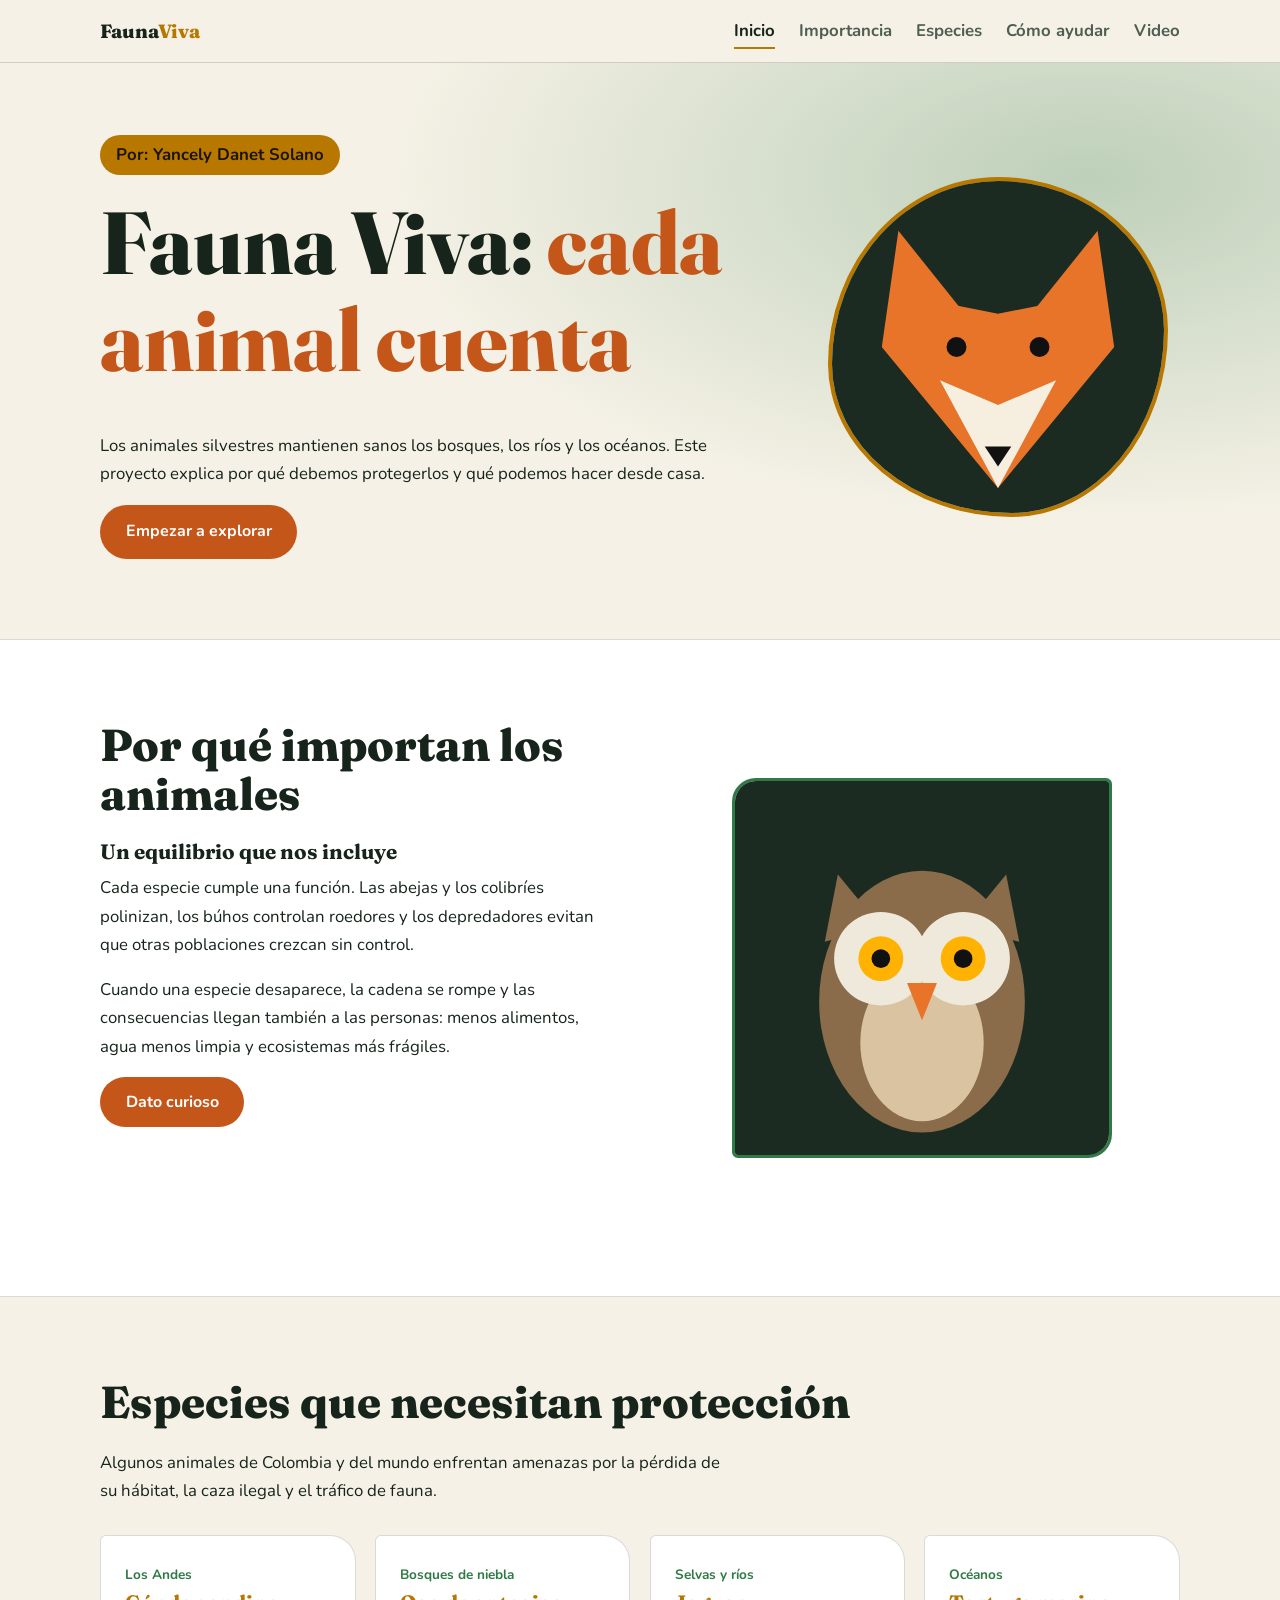
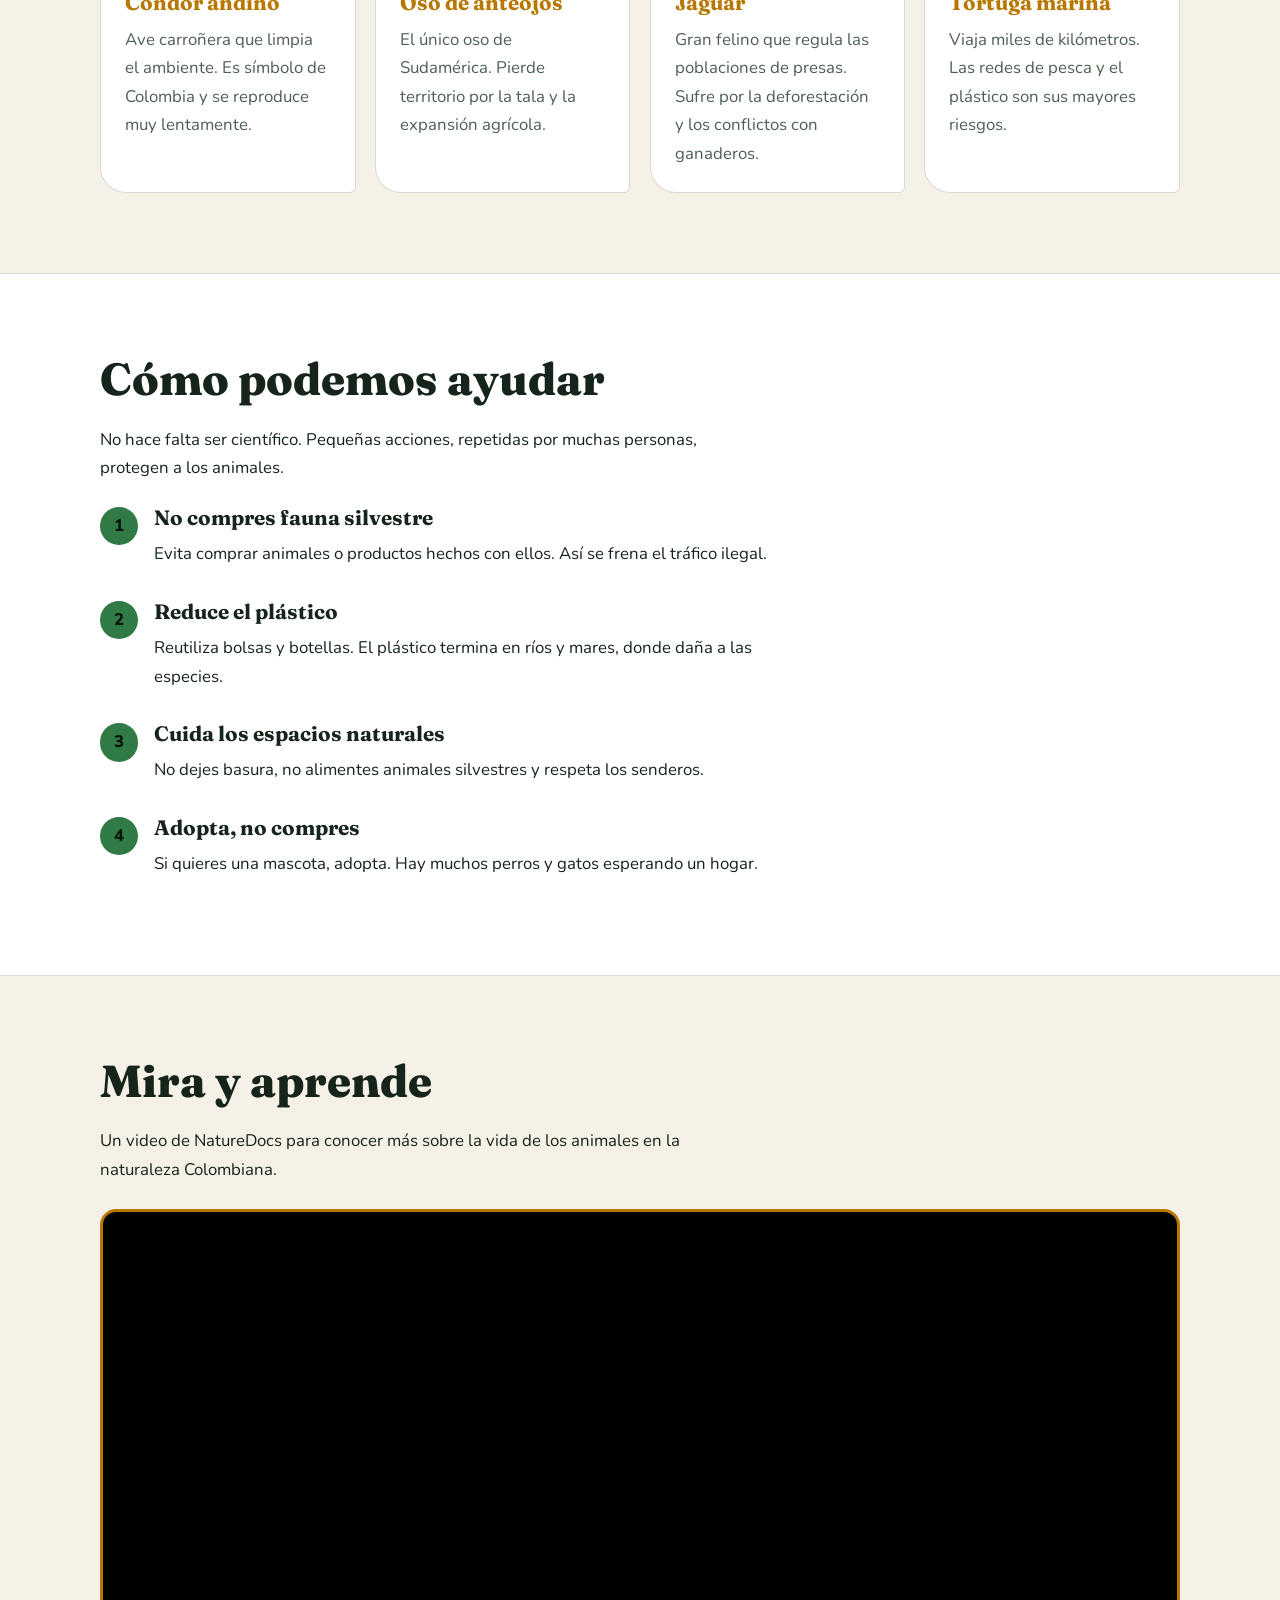
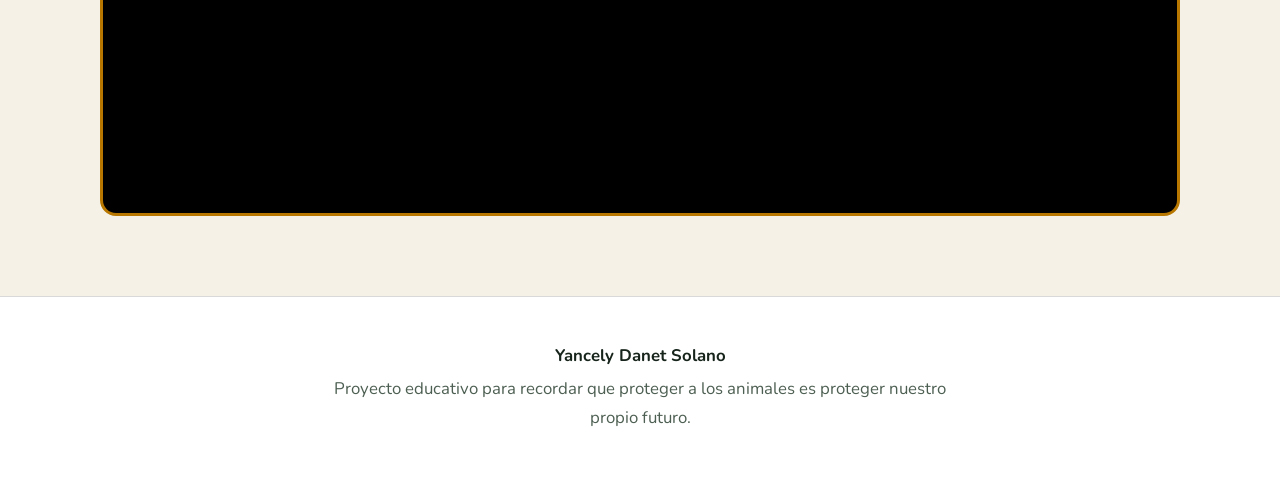
<file: index.html>
<!DOCTYPE html>
<html lang="es">

<head>
  <meta charset="utf-8">
  <meta name="viewport" content="width=device-width, initial-scale=1, viewport-fit=cover">
  <title>Fauna Viva: protejamos a los animales silvestres</title>
  <meta name="description"
    content="Proyecto web sobre la protección de los animales: por qué importan, especies amenazadas y cómo podemos ayudarlas.">
  <link rel="stylesheet" href="estilos.css"> 
  <link rel="shortcut icon" href="logo.svg" type="image/x-icon">
  <link rel="preconnect" href="https://fonts.googleapis.com">
  <link rel="preconnect" href="https://fonts.gstatic.com" crossorigin>
  <link href="https://fonts.googleapis.com/css2?family=Fraunces:wght@600;800&family=Nunito:wght@400;700&display=swap"
    rel="stylesheet">
</head>

<body>
  <header class="top">
    <div class="wrap">
      <a class="brand" href="#inicio">Fauna<span>Viva</span></a>
      <button id="burger" type="button" aria-expanded="false" aria-controls="menu">Menú</button>
      <nav id="menu" aria-label="Principal">
        <ul>
          <li><a href="#inicio">Inicio</a></li>
          <li><a href="#importancia">Importancia</a></li>
          <li><a href="#especies">Especies</a></li>
          <li><a href="#ayudar">Cómo ayudar</a></li>
          <li><a href="#video">Video</a></li>
        </ul>
      </nav>
    </div>
  </header>

  <main>
    <section class="hero" id="inicio" aria-labelledby="titulo">
      <div class="wrap">
        <div>
          <span class="author">Por: Yancely Danet Solano</span>
          <h1 id="titulo">Fauna Viva: <em>cada animal cuenta</em></h1>
          <p>Los animales silvestres mantienen sanos los bosques, los ríos y los océanos. Este proyecto explica por qué
            debemos protegerlos y qué podemos hacer desde casa.</p>
          <a class="btn" href="#importancia">Empezar a explorar</a>
        </div>
        <img alt="Ilustración de un zorro de pelaje naranja" width="340" height="340"
          src="data:image/svg+xml,%3Csvg xmlns='http://www.w3.org/2000/svg' viewBox='0 0 200 200'%3E%3Crect width='200' height='200' fill='%231b2b22'/%3E%3Cpolygon points='40,30 80,80 30,100' fill='%23e8742a'/%3E%3Cpolygon points='160,30 120,80 170,100' fill='%23e8742a'/%3E%3Cpolygon points='30,100 100,185 170,100 150,70 100,80 50,70' fill='%23e8742a'/%3E%3Cpolygon points='65,120 100,185 135,120 100,135' fill='%23f6efe0'/%3E%3Ccircle cx='75' cy='100' r='6' fill='%23111'/%3E%3Ccircle cx='125' cy='100' r='6' fill='%23111'/%3E%3Cpolygon points='92,160 108,160 100,172' fill='%23111'/%3E%3C/svg%3E">
      </div>
    </section>

    <section class="alt" id="importancia" aria-labelledby="t-imp">
      <div class="wrap two">
        <div>
          <h2 id="t-imp">Por qué importan los animales</h2>
          <h3>Un equilibrio que nos incluye</h3>
          <p>Cada especie cumple una función. Las abejas y los colibríes polinizan, los búhos controlan roedores y los
            depredadores evitan que otras poblaciones crezcan sin control.</p>
          <p>Cuando una especie desaparece, la cadena se rompe y las consecuencias llegan también a las personas: menos
            alimentos, agua menos limpia y ecosistemas más frágiles.</p>
          <button class="btn" id="factBtn" type="button">Dato curioso</button>
          <p id="fact" aria-live="polite"></p>
        </div>
        <img alt="Ilustración de un búho con grandes ojos amarillos" width="380" height="380"
          src="data:image/svg+xml,%3Csvg xmlns='http://www.w3.org/2000/svg' viewBox='0 0 200 200'%3E%3Crect width='200' height='200' fill='%231b2b22'/%3E%3Cellipse cx='100' cy='118' rx='55' ry='70' fill='%238a6b4a'/%3E%3Cellipse cx='100' cy='140' rx='33' ry='42' fill='%23d9c3a0'/%3E%3Cpolygon points='55,50 78,78 48,86' fill='%238a6b4a'/%3E%3Cpolygon points='145,50 122,78 152,86' fill='%238a6b4a'/%3E%3Ccircle cx='78' cy='95' r='25' fill='%23efe9dc'/%3E%3Ccircle cx='122' cy='95' r='25' fill='%23efe9dc'/%3E%3Ccircle cx='78' cy='95' r='12' fill='%23ffb300'/%3E%3Ccircle cx='122' cy='95' r='12' fill='%23ffb300'/%3E%3Ccircle cx='78' cy='95' r='5' fill='%23111'/%3E%3Ccircle cx='122' cy='95' r='5' fill='%23111'/%3E%3Cpolygon points='92,108 108,108 100,128' fill='%23e8742a'/%3E%3C/svg%3E">
      </div>
    </section>

    <section id="especies" aria-labelledby="t-esp">
      <div class="wrap">
        <h2 id="t-esp">Especies que necesitan protección</h2>
        <p>Algunos animales de Colombia y del mundo enfrentan amenazas por la pérdida de su hábitat, la caza ilegal y el
          tráfico de fauna.</p>
        <div class="cards">
          <article class="card"><span class="tag">Los Andes</span>
            <h3>Cóndor andino</h3>
            <p>Ave carroñera que limpia el ambiente. Es símbolo de Colombia y se reproduce muy lentamente.</p>
          </article>
          <article class="card"><span class="tag">Bosques de niebla</span>
            <h3>Oso de anteojos</h3>
            <p>El único oso de Sudamérica. Pierde territorio por la tala y la expansión agrícola.</p>
          </article>
          <article class="card"><span class="tag">Selvas y ríos</span>
            <h3>Jaguar</h3>
            <p>Gran felino que regula las poblaciones de presas. Sufre por la deforestación y los conflictos con
              ganaderos.</p>
          </article>
          <article class="card"><span class="tag">Océanos</span>
            <h3>Tortuga marina</h3>
            <p>Viaja miles de kilómetros. Las redes de pesca y el plástico son sus mayores riesgos.</p>
          </article>
        </div>
      </div>
    </section>

    <section class="alt" id="ayudar" aria-labelledby="t-ayu">
      <div class="wrap">
        <h2 id="t-ayu">Cómo podemos ayudar</h2>
        <p>No hace falta ser científico. Pequeñas acciones, repetidas por muchas personas, protegen a los animales.</p>
        <ol class="steps">
          <li>
            <div>
              <h3>No compres fauna silvestre</h3>
              <p>Evita comprar animales o productos hechos con ellos. Así se frena el tráfico ilegal.</p>
            </div>
          </li>
          <li>
            <div>
              <h3>Reduce el plástico</h3>
              <p>Reutiliza bolsas y botellas. El plástico termina en ríos y mares, donde daña a las especies.</p>
            </div>
          </li>
          <li>
            <div>
              <h3>Cuida los espacios naturales</h3>
              <p>No dejes basura, no alimentes animales silvestres y respeta los senderos.</p>
            </div>
          </li>
          <li>
            <div>
              <h3>Adopta, no compres</h3>
              <p>Si quieres una mascota, adopta. Hay muchos perros y gatos esperando un hogar.</p>
            </div>
          </li>
        </ol>
      </div>
    </section>

    <section id="video" aria-labelledby="t-vid">
      <div class="wrap">
        <h2 id="t-vid">Mira y aprende</h2>
        <p>Un video de NatureDocs para conocer más sobre la vida de los animales en la naturaleza Colombiana.</p>
        <div class="video">

          <!-- <iframe src="https://www.youtube.com/embed/TeAqcNWkRb4" title="Video de NatureDocs sobre animales"
            loading="lazy" allow="accelerometer; encrypted-media; gyroscope; picture-in-picture"
            allowfullscreen></iframe> -->

          <iframe 
            width="560" 
            height="315" 
            src="https://www.youtube.com/embed/TeAqcNWkRb4?si=EwjpFdPlMnpX7Qj0&amp;controls=0" 
            title="YouTube video player" 
            frameborder="0" 
            allow="accelerometer; autoplay; clipboard-write; encrypted-media; gyroscope; picture-in-picture; web-share" 
            referrerpolicy="strict-origin-when-cross-origin" 
            allowfullscreen>
          </iframe>


        </div>
      </div>
    </section>
  </main>

  <footer>
    <div class="wrap">
      <p><strong>Yancely Danet Solano</strong></p>
      <p>Proyecto educativo para recordar que proteger a los animales es proteger nuestro propio futuro.</p>
    </div>
  </footer>

  <script>
    const burger = document.getElementById("burger"), menu = document.getElementById("menu");
    burger.addEventListener("click", () => { const o = menu.classList.toggle("open"); burger.setAttribute("aria-expanded", o) });
    menu.addEventListener("click", e => { if (e.target.tagName === "A") { menu.classList.remove("open"); burger.setAttribute("aria-expanded", "false") } });

    const links = [...menu.querySelectorAll("a")];
    const io = new IntersectionObserver(es => es.forEach(e => {
      if (e.isIntersecting) links.forEach(a => a.classList.toggle("on", a.getAttribute("href") === "#" + e.target.id));
    }), { rootMargin: "-45% 0px -50% 0px" });
    document.querySelectorAll("main section").forEach(s => io.observe(s));

    const facts = [
      "Los búhos vuelan casi sin hacer ruido gracias a sus plumas especiales.",
      "El cóndor andino puede planear horas sin aletear.",
      "Las tortugas marinas regresan a la playa donde nacieron para poner sus huevos.",
      "Un jaguar tiene una de las mordidas más fuertes entre los felinos.",
      "El oso de anteojos recibe su nombre por las manchas claras alrededor de sus ojos."];
    let n = -1;
    document.getElementById("factBtn").addEventListener("click", () => {
      let i; do { i = Math.floor(Math.random() * facts.length) } while (i === n);
      n = i; document.getElementById("fact").textContent = facts[i];
    });
  </script>
</body>

</html>
</file>
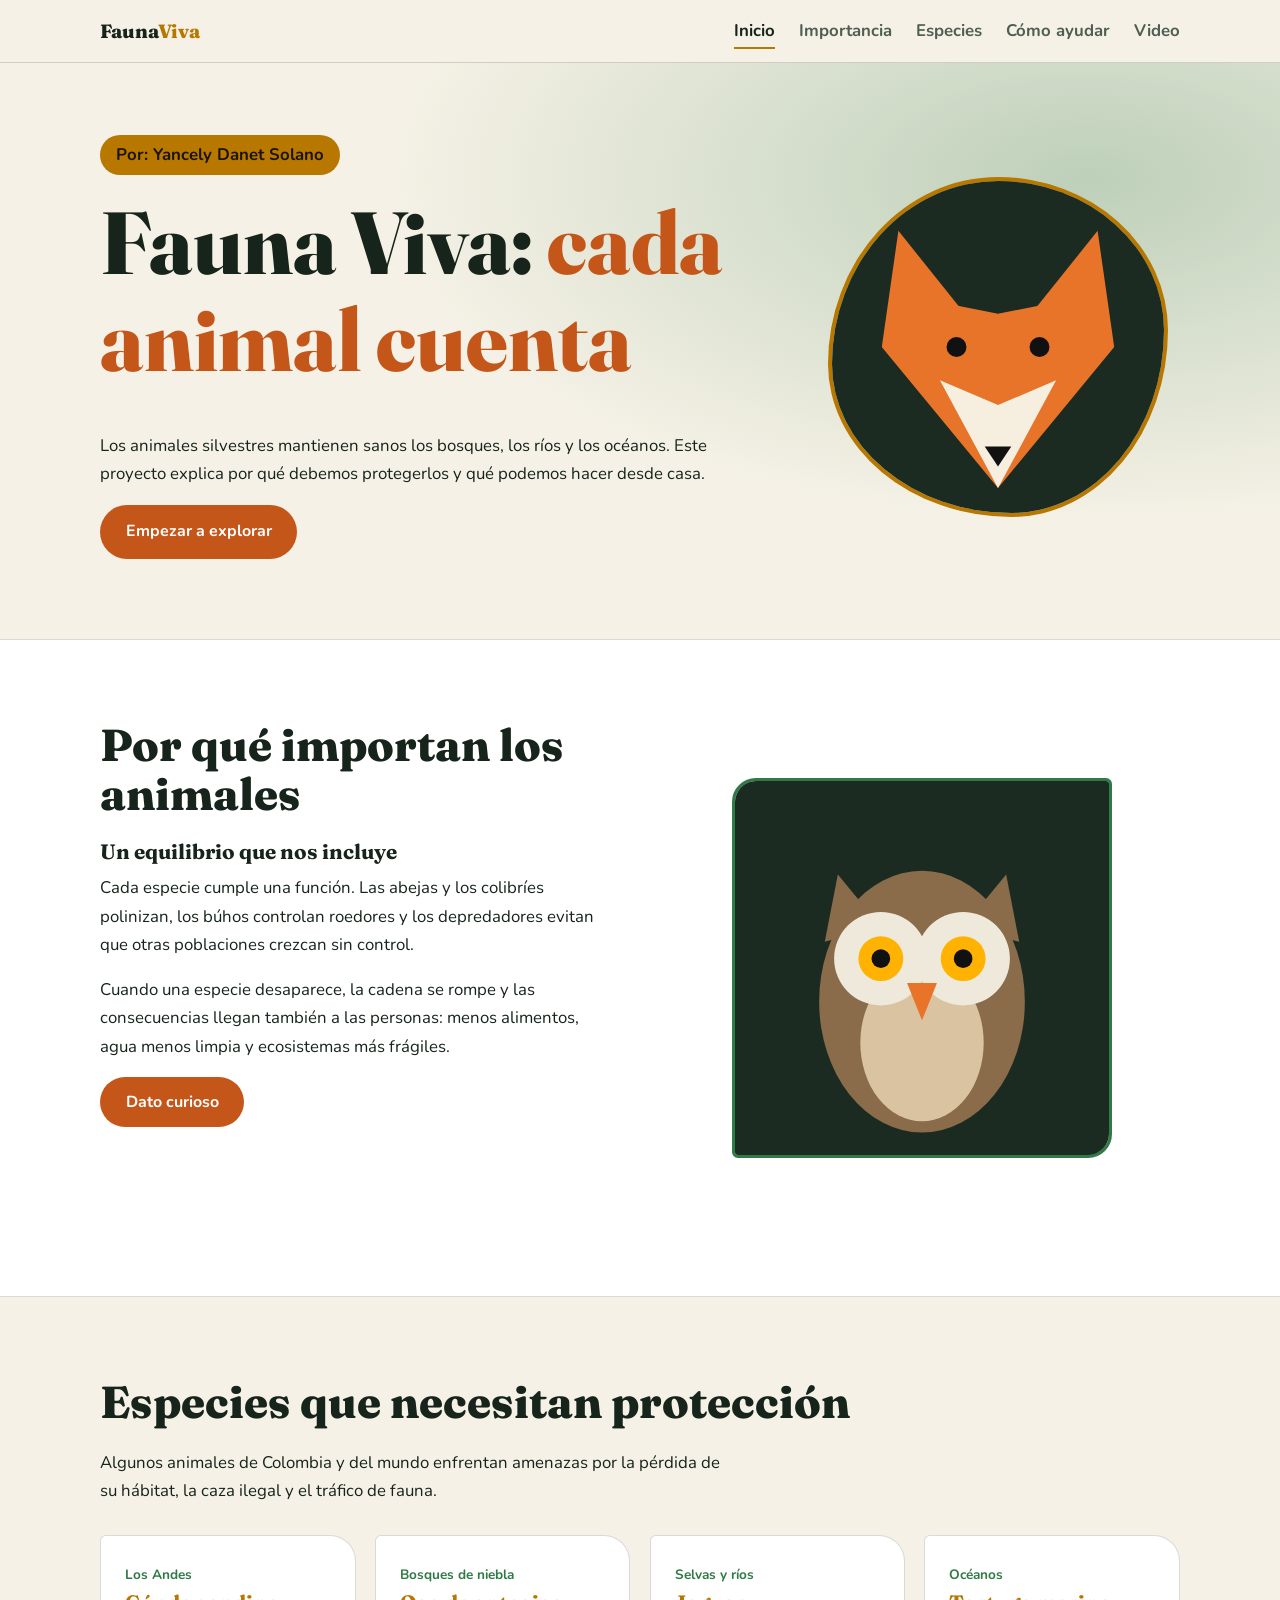
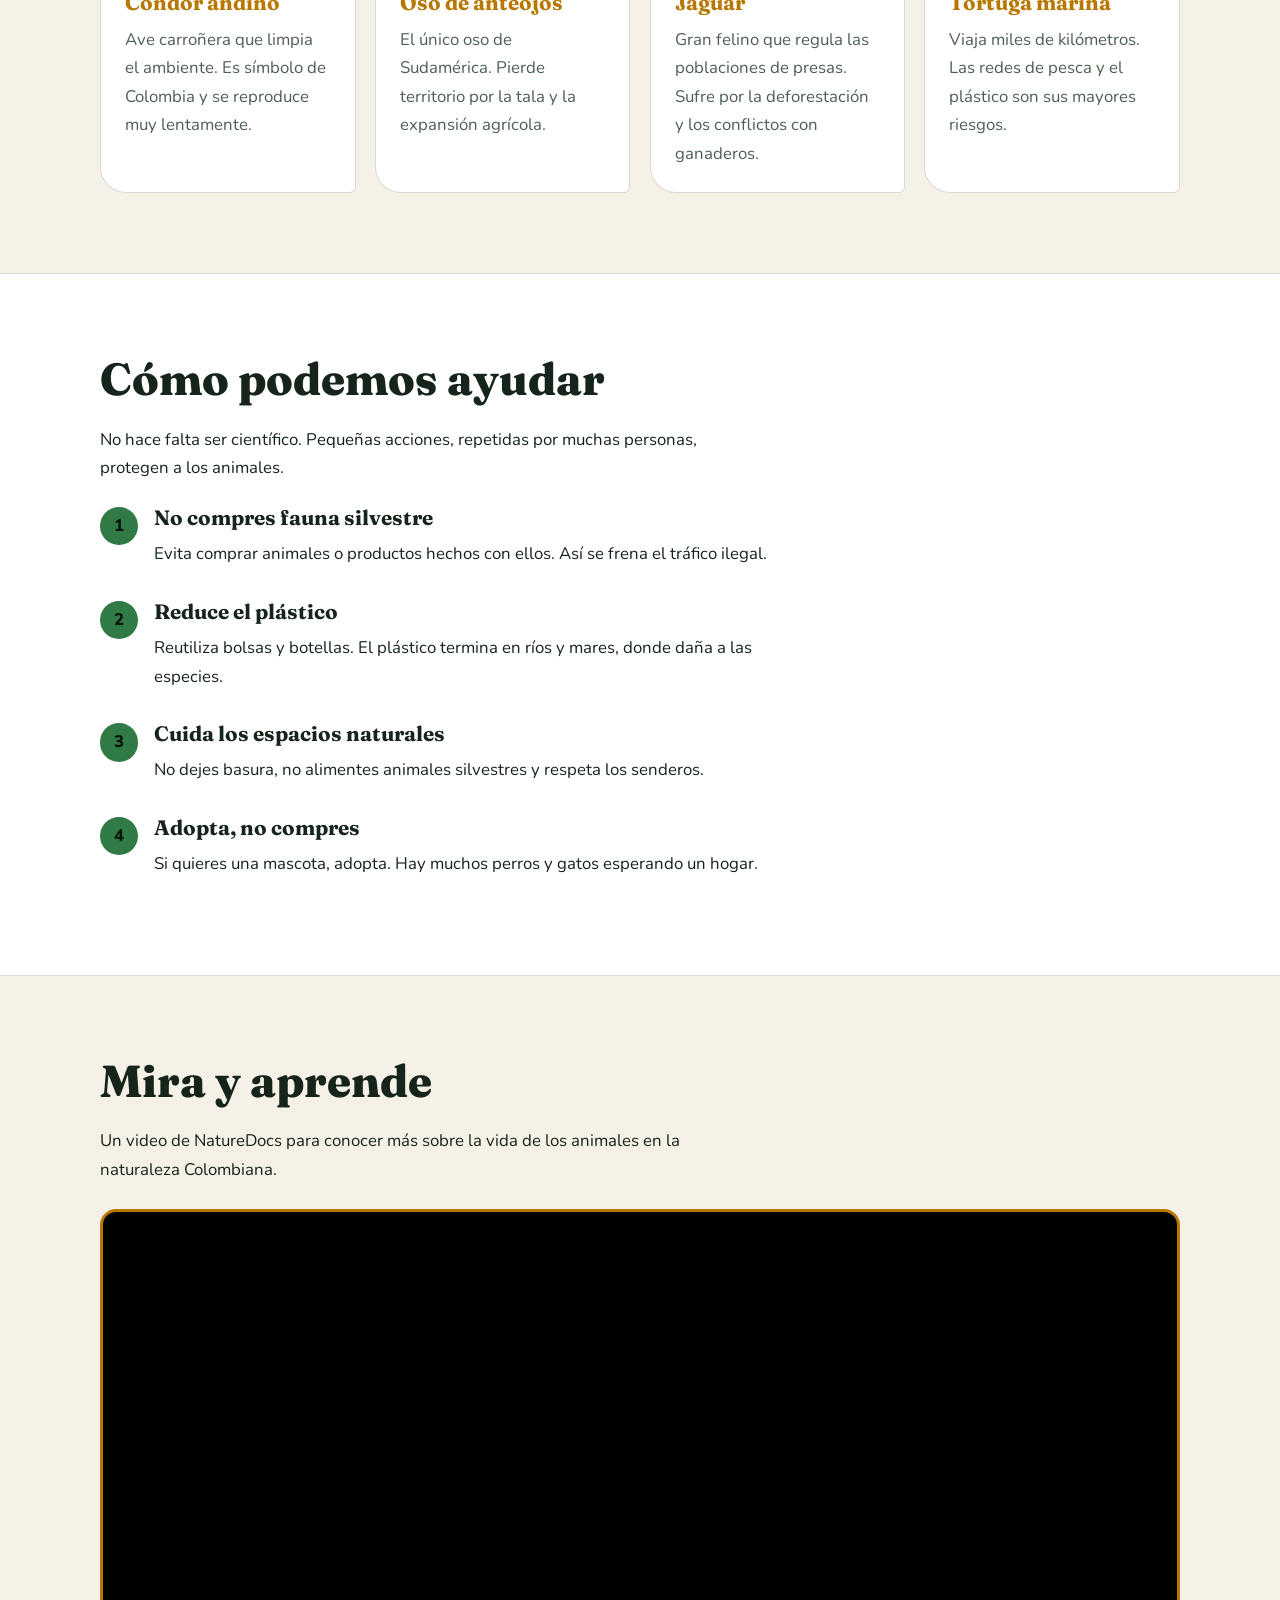
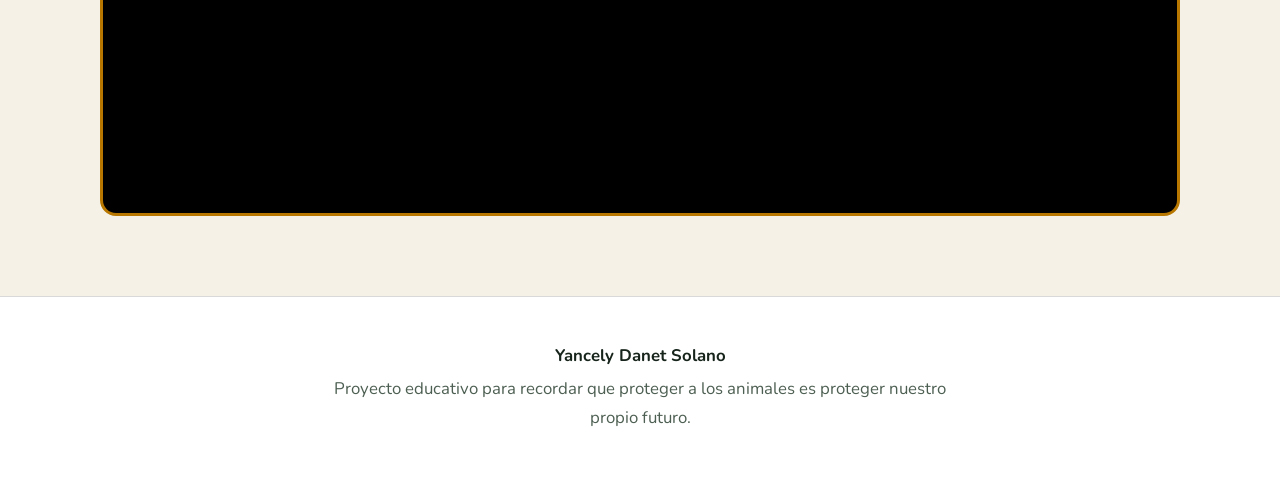
<file: Fauna Viva.html>
<!DOCTYPE html>
<html lang="es">

<head>
  <meta charset="utf-8">
  <meta name="viewport" content="width=device-width, initial-scale=1, viewport-fit=cover">
  <title>Fauna Viva: protejamos a los animales silvestres</title>
  <meta name="description"
    content="Proyecto web sobre la protección de los animales: por qué importan, especies amenazadas y cómo podemos ayudarlas.">
  <link rel="stylesheet" href="estilos.css"> 
  <link rel="preconnect" href="https://fonts.googleapis.com">
  <link rel="preconnect" href="https://fonts.gstatic.com" crossorigin>
  <link href="https://fonts.googleapis.com/css2?family=Fraunces:wght@600;800&family=Nunito:wght@400;700&display=swap"
    rel="stylesheet">
</head>

<body>
  <header class="top">
    <div class="wrap">
      <a class="brand" href="#inicio">Fauna<span>Viva</span></a>
      <button id="burger" type="button" aria-expanded="false" aria-controls="menu">Menú</button>
      <nav id="menu" aria-label="Principal">
        <ul>
          <li><a href="#inicio">Inicio</a></li>
          <li><a href="#importancia">Importancia</a></li>
          <li><a href="#especies">Especies</a></li>
          <li><a href="#ayudar">Cómo ayudar</a></li>
          <li><a href="#video">Video</a></li>
        </ul>
      </nav>
    </div>
  </header>

  <main>
    <section class="hero" id="inicio" aria-labelledby="titulo">
      <div class="wrap">
        <div>
          <span class="author">Por: Yancely Danet Solano</span>
          <h1 id="titulo">Fauna Viva: <em>cada animal cuenta</em></h1>
          <p>Los animales silvestres mantienen sanos los bosques, los ríos y los océanos. Este proyecto explica por qué
            debemos protegerlos y qué podemos hacer desde casa.</p>
          <a class="btn" href="#importancia">Empezar a explorar</a>
        </div>
        <img alt="Ilustración de un zorro de pelaje naranja" width="340" height="340"
          src="data:image/svg+xml,%3Csvg xmlns='http://www.w3.org/2000/svg' viewBox='0 0 200 200'%3E%3Crect width='200' height='200' fill='%231b2b22'/%3E%3Cpolygon points='40,30 80,80 30,100' fill='%23e8742a'/%3E%3Cpolygon points='160,30 120,80 170,100' fill='%23e8742a'/%3E%3Cpolygon points='30,100 100,185 170,100 150,70 100,80 50,70' fill='%23e8742a'/%3E%3Cpolygon points='65,120 100,185 135,120 100,135' fill='%23f6efe0'/%3E%3Ccircle cx='75' cy='100' r='6' fill='%23111'/%3E%3Ccircle cx='125' cy='100' r='6' fill='%23111'/%3E%3Cpolygon points='92,160 108,160 100,172' fill='%23111'/%3E%3C/svg%3E">
      </div>
    </section>

    <section class="alt" id="importancia" aria-labelledby="t-imp">
      <div class="wrap two">
        <div>
          <h2 id="t-imp">Por qué importan los animales</h2>
          <h3>Un equilibrio que nos incluye</h3>
          <p>Cada especie cumple una función. Las abejas y los colibríes polinizan, los búhos controlan roedores y los
            depredadores evitan que otras poblaciones crezcan sin control.</p>
          <p>Cuando una especie desaparece, la cadena se rompe y las consecuencias llegan también a las personas: menos
            alimentos, agua menos limpia y ecosistemas más frágiles.</p>
          <button class="btn" id="factBtn" type="button">Dato curioso</button>
          <p id="fact" aria-live="polite"></p>
        </div>
        <img alt="Ilustración de un búho con grandes ojos amarillos" width="380" height="380"
          src="data:image/svg+xml,%3Csvg xmlns='http://www.w3.org/2000/svg' viewBox='0 0 200 200'%3E%3Crect width='200' height='200' fill='%231b2b22'/%3E%3Cellipse cx='100' cy='118' rx='55' ry='70' fill='%238a6b4a'/%3E%3Cellipse cx='100' cy='140' rx='33' ry='42' fill='%23d9c3a0'/%3E%3Cpolygon points='55,50 78,78 48,86' fill='%238a6b4a'/%3E%3Cpolygon points='145,50 122,78 152,86' fill='%238a6b4a'/%3E%3Ccircle cx='78' cy='95' r='25' fill='%23efe9dc'/%3E%3Ccircle cx='122' cy='95' r='25' fill='%23efe9dc'/%3E%3Ccircle cx='78' cy='95' r='12' fill='%23ffb300'/%3E%3Ccircle cx='122' cy='95' r='12' fill='%23ffb300'/%3E%3Ccircle cx='78' cy='95' r='5' fill='%23111'/%3E%3Ccircle cx='122' cy='95' r='5' fill='%23111'/%3E%3Cpolygon points='92,108 108,108 100,128' fill='%23e8742a'/%3E%3C/svg%3E">
      </div>
    </section>

    <section id="especies" aria-labelledby="t-esp">
      <div class="wrap">
        <h2 id="t-esp">Especies que necesitan protección</h2>
        <p>Algunos animales de Colombia y del mundo enfrentan amenazas por la pérdida de su hábitat, la caza ilegal y el
          tráfico de fauna.</p>
        <div class="cards">
          <article class="card"><span class="tag">Los Andes</span>
            <h3>Cóndor andino</h3>
            <p>Ave carroñera que limpia el ambiente. Es símbolo de Colombia y se reproduce muy lentamente.</p>
          </article>
          <article class="card"><span class="tag">Bosques de niebla</span>
            <h3>Oso de anteojos</h3>
            <p>El único oso de Sudamérica. Pierde territorio por la tala y la expansión agrícola.</p>
          </article>
          <article class="card"><span class="tag">Selvas y ríos</span>
            <h3>Jaguar</h3>
            <p>Gran felino que regula las poblaciones de presas. Sufre por la deforestación y los conflictos con
              ganaderos.</p>
          </article>
          <article class="card"><span class="tag">Océanos</span>
            <h3>Tortuga marina</h3>
            <p>Viaja miles de kilómetros. Las redes de pesca y el plástico son sus mayores riesgos.</p>
          </article>
        </div>
      </div>
    </section>

    <section class="alt" id="ayudar" aria-labelledby="t-ayu">
      <div class="wrap">
        <h2 id="t-ayu">Cómo podemos ayudar</h2>
        <p>No hace falta ser científico. Pequeñas acciones, repetidas por muchas personas, protegen a los animales.</p>
        <ol class="steps">
          <li>
            <div>
              <h3>No compres fauna silvestre</h3>
              <p>Evita comprar animales o productos hechos con ellos. Así se frena el tráfico ilegal.</p>
            </div>
          </li>
          <li>
            <div>
              <h3>Reduce el plástico</h3>
              <p>Reutiliza bolsas y botellas. El plástico termina en ríos y mares, donde daña a las especies.</p>
            </div>
          </li>
          <li>
            <div>
              <h3>Cuida los espacios naturales</h3>
              <p>No dejes basura, no alimentes animales silvestres y respeta los senderos.</p>
            </div>
          </li>
          <li>
            <div>
              <h3>Adopta, no compres</h3>
              <p>Si quieres una mascota, adopta. Hay muchos perros y gatos esperando un hogar.</p>
            </div>
          </li>
        </ol>
      </div>
    </section>

    <section id="video" aria-labelledby="t-vid">
      <div class="wrap">
        <h2 id="t-vid">Mira y aprende</h2>
        <p>Un video de NatureDocs para conocer más sobre la vida de los animales en la naturaleza Colombiana.</p>
        <div class="video">

          <!-- <iframe src="https://www.youtube.com/embed/TeAqcNWkRb4" title="Video de NatureDocs sobre animales"
            loading="lazy" allow="accelerometer; encrypted-media; gyroscope; picture-in-picture"
            allowfullscreen></iframe> -->

          <iframe 
            width="560" 
            height="315" 
            src="https://www.youtube.com/embed/TeAqcNWkRb4?si=EwjpFdPlMnpX7Qj0&amp;controls=0" 
            title="YouTube video player" 
            frameborder="0" 
            allow="accelerometer; autoplay; clipboard-write; encrypted-media; gyroscope; picture-in-picture; web-share" 
            referrerpolicy="strict-origin-when-cross-origin" 
            allowfullscreen>
          </iframe>


        </div>
      </div>
    </section>
  </main>

  <footer>
    <div class="wrap">
      <p><strong>Yancely Danet Solano</strong></p>
      <p>Proyecto educativo para recordar que proteger a los animales es proteger nuestro propio futuro.</p>
    </div>
  </footer>

  <script>
    const burger = document.getElementById("burger"), menu = document.getElementById("menu");
    burger.addEventListener("click", () => { const o = menu.classList.toggle("open"); burger.setAttribute("aria-expanded", o) });
    menu.addEventListener("click", e => { if (e.target.tagName === "A") { menu.classList.remove("open"); burger.setAttribute("aria-expanded", "false") } });

    const links = [...menu.querySelectorAll("a")];
    const io = new IntersectionObserver(es => es.forEach(e => {
      if (e.isIntersecting) links.forEach(a => a.classList.toggle("on", a.getAttribute("href") === "#" + e.target.id));
    }), { rootMargin: "-45% 0px -50% 0px" });
    document.querySelectorAll("main section").forEach(s => io.observe(s));

    const facts = [
      "Los búhos vuelan casi sin hacer ruido gracias a sus plumas especiales.",
      "El cóndor andino puede planear horas sin aletear.",
      "Las tortugas marinas regresan a la playa donde nacieron para poner sus huevos.",
      "Un jaguar tiene una de las mordidas más fuertes entre los felinos.",
      "El oso de anteojos recibe su nombre por las manchas claras alrededor de sus ojos."];
    let n = -1;
    document.getElementById("factBtn").addEventListener("click", () => {
      let i; do { i = Math.floor(Math.random() * facts.length) } while (i === n);
      n = i; document.getElementById("fact").textContent = facts[i];
    });
  </script>
</body>

</html>
</file>
<file: estilos.css>
:root {
        --bg: #0f1a14;
        --bg2: #17271e;
        --ink: #efe9dc;
        --mute: #a9b8ac;
        --leaf: #6fbf80;
        --amber: #ffb300;
        --fox: #e8742a;
        --line: rgba(239, 233, 220, .16);
        box-sizing: border-box;
        padding-top: env(safe-area-inset-top, 0px);
        padding-bottom: env(safe-area-inset-bottom, 0px)
    }

    @media(prefers-color-scheme:light) {
        :root:not([data-theme="dark"]) {
            --bg: #f5f1e6;
            --bg2: #fff;
            --ink: #16241b;
            --mute: #4d5f52;
            --leaf: #2f7a45;
            --amber: #b87800;
            --fox: #c4561a;
            --line: rgba(0, 0, 0, .15)
        }
    }

    *,
    *::before,
    *::after {
        box-sizing: inherit
    }

    html {
        scroll-behavior: smooth;
        scroll-padding-top: 72px
    }

    body {
        margin: 0;
        background: var(--bg);
        color: var(--ink);
        font: 400 1.05rem/1.7 Nunito, system-ui, sans-serif
    }

    h1,
    h2,
    h3 {
        font-family: Fraunces, Georgia, serif;
        line-height: 1.1;
        margin: 0 0 .5em
    }

    h1 {
        font-size: clamp(2.5rem, 8vw, 5.5rem);
        font-weight: 800
    }

    h2 {
        font-size: clamp(1.8rem, 4.5vw, 2.8rem);
        font-weight: 800
    }

    h3 {
        font-size: 1.3rem
    }

    p {
        margin: 0 0 1rem;
        max-width: 62ch
    }

    :focus-visible {
        outline: 3px solid var(--amber);
        outline-offset: 3px
    }

    .wrap {
        width: min(1080px, 100% - 2.5rem);
        margin-inline: auto
    }

    section {
        padding: 5rem 0
    }

    header.top {
        position: sticky;
        top: 0;
        z-index: 10;
        background: color-mix(in srgb, var(--bg) 90%, transparent);
        backdrop-filter: blur(8px);
        border-bottom: 1px solid var(--line)
    }

    header.top .wrap {
        display: flex;
        align-items: center;
        justify-content: space-between;
        min-height: 62px;
        gap: 1rem
    }

    .brand {
        font: 800 1.2rem Fraunces, serif;
        text-decoration: none;
        color: var(--ink)
    }

    .brand span {
        color: var(--amber)
    }

    nav ul {
        display: flex;
        gap: 1.5rem;
        list-style: none;
        margin: 0;
        padding: 0
    }

    nav a {
        color: var(--mute);
        text-decoration: none;
        font-weight: 700;
        padding: .3rem 0;
        border-bottom: 2px solid transparent
    }

    nav a:hover,
    nav a.on {
        color: var(--ink);
        border-color: var(--amber)
    }

    #burger {
        display: none;
        background: none;
        border: 1px solid var(--line);
        color: var(--ink);
        border-radius: 8px;
        padding: .45rem .8rem;
        font: inherit;
        cursor: pointer
    }

    .hero {
        padding: 4.5rem 0 5rem;
        background: radial-gradient(55% 60% at 85% 20%, color-mix(in srgb, var(--leaf) 28%, transparent), transparent)
    }

    .hero .wrap {
        display: grid;
        grid-template-columns: 1.3fr .7fr;
        gap: 2.5rem;
        align-items: center
    }

    .author {
        display: inline-block;
        background: var(--amber);
        color: #1b1500;
        font-weight: 700;
        padding: .35rem 1rem;
        border-radius: 999px;
        margin-bottom: 1.2rem
    }

    .hero h1 em {
        font-style: normal;
        color: var(--fox)
    }

    .btn {
        display: inline-block;
        background: var(--fox);
        color: #fff;
        font-weight: 700;
        padding: .85rem 1.6rem;
        border-radius: 999px;
        text-decoration: none;
        border: 0;
        cursor: pointer;
        font-size: 1rem;
        font-family: inherit
    }

    .btn:hover {
        filter: brightness(1.1)
    }

    .hero img {
        width: 100%;
        max-width: 340px;
        border-radius: 50% 50% 46% 54%/55% 45% 55% 45%;
        border: 4px solid var(--amber);
        display: block;
        margin-inline: auto
    }

    .alt {
        background: var(--bg2);
        border-block: 1px solid var(--line)
    }

    .two {
        display: grid;
        grid-template-columns: 1fr 1fr;
        gap: 3rem;
        align-items: center
    }

    .two img {
        width: 100%;
        max-width: 380px;
        border-radius: 24px 6px 24px 6px;
        display: block;
        margin-inline: auto;
        border: 3px solid var(--leaf)
    }

    .cards {
        display: grid;
        grid-template-columns: repeat(auto-fit, minmax(230px, 1fr));
        gap: 1.2rem;
        margin-top: 1.8rem
    }

    .card {
        background: var(--bg2);
        border: 1px solid var(--line);
        border-radius: 6px 26px 6px 26px;
        padding: 1.5rem
    }

    .alt .card {
        background: var(--bg)
    }

    .card h3 {
        color: var(--amber)
    }

    .card .tag {
        display: inline-block;
        font-size: .85rem;
        font-weight: 700;
        color: var(--leaf);
        margin-bottom: .4rem
    }

    .card p {
        margin: 0;
        color: var(--mute)
    }

    .steps {
        counter-reset: s;
        list-style: none;
        margin: 1.5rem 0 0;
        padding: 0;
        display: grid;
        gap: 1rem
    }

    .steps li {
        counter-increment: s;
        display: flex;
        gap: 1rem;
        align-items: flex-start
    }

    .steps li::before {
        content: counter(s);
        flex: none;
        width: 2.4rem;
        height: 2.4rem;
        border-radius: 50%;
        background: var(--leaf);
        color: #0a140e;
        font-weight: 800;
        display: grid;
        place-items: center
    }

    .video {
        position: relative;
        aspect-ratio: 16/9;
        border-radius: 16px;
        overflow: hidden;
        border: 3px solid var(--amber);
        margin-top: 1.5rem;
        background: #000
    }

    .video iframe {
        position: absolute;
        inset: 0;
        width: 100%;
        height: 100%;
        border: 0
    }

    #fact {
        min-height: 3.4rem;
        color: var(--amber);
        font-weight: 700;
        margin-top: 1.2rem
    }

    footer {
        background: var(--bg2);
        border-top: 1px solid var(--line);
        padding: 2.5rem 0;
        text-align: center
    }

    footer p {
        margin: .3rem auto;
        color: var(--mute)
    }

    footer strong {
        color: var(--ink)
    }

    @media(max-width:780px) {
        #burger {
            display: block
        }

        nav {
            position: absolute;
            left: 0;
            right: 0;
            top: 100%;
            background: var(--bg);
            border-bottom: 1px solid var(--line);
            display: none
        }

        nav.open {
            display: block
        }

        nav ul {
            flex-direction: column;
            gap: 0;
            padding: .5rem 1.25rem
        }

        nav a {
            display: block;
            padding: .7rem 0
        }

        .hero .wrap,
        .two {
            grid-template-columns: 1fr
        }

        section {
            padding: 3.5rem 0
        }
    }

    @media(prefers-reduced-motion:reduce) {
        html {
            scroll-behavior: auto
        }
    }
</file>
